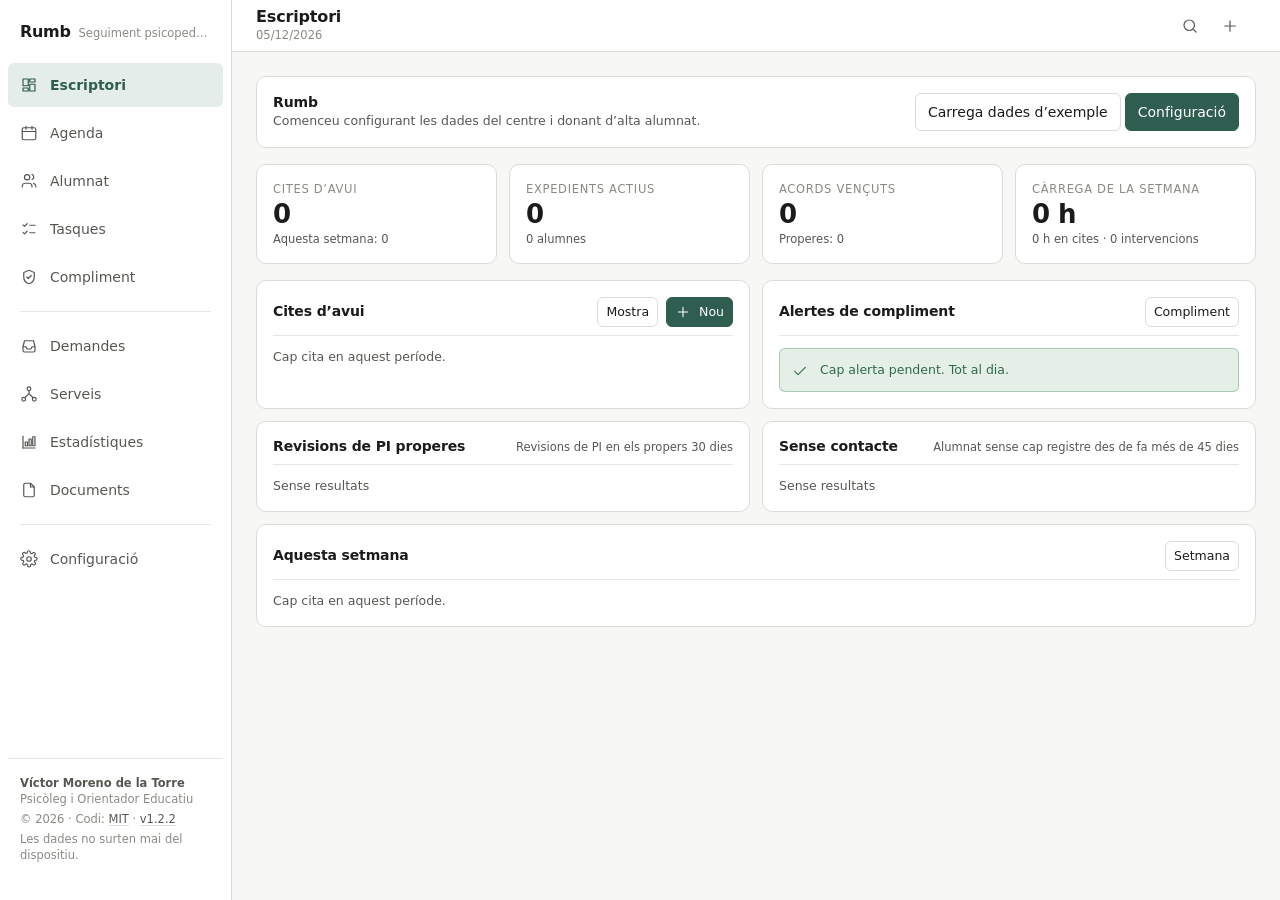
<file: index.html>
<!doctype html>
<html lang="ca" data-theme="auto">
<head>
<meta charset="utf-8">
<meta name="viewport" content="width=device-width, initial-scale=1, viewport-fit=cover">
<meta name="description" content="Rumb — eina de seguiment psicopedagògic i d'orientació educativa. Les dades no surten mai del dispositiu.">
<meta name="color-scheme" content="light dark">
<meta name="theme-color" content="#f7f7f5" media="(prefers-color-scheme: light)">
<meta name="theme-color" content="#131315" media="(prefers-color-scheme: dark)">
<meta name="apple-mobile-web-app-capable" content="yes">
<meta name="apple-mobile-web-app-title" content="Rumb">
<title>Rumb</title>
<link rel="manifest" href="manifest.webmanifest">
<link rel="icon" href="assets/icon.svg" type="image/svg+xml">
<link rel="apple-touch-icon" href="assets/icon-192.png">
<link rel="stylesheet" href="css/base.css">
<link rel="stylesheet" href="css/layout.css">
<link rel="stylesheet" href="css/components.css">
<link rel="stylesheet" href="css/print.css" media="print">
</head>
<body>
<a class="skip-link" href="#main">Salta al contingut principal</a>

<div id="boot" class="boot">
  <div class="boot__inner">
    <p class="boot__mark">Rumb</p>
    <p class="boot__msg" id="boot-msg">Carregant…</p>
    <noscript><p class="boot__msg">Aquesta aplicació necessita JavaScript activat.</p></noscript>
  </div>
</div>

<div id="app" class="app" hidden>
  <header class="topbar" role="banner">
    <button class="iconbtn topbar__menu" data-act="nav:toggle" aria-label="Menú" aria-expanded="false" aria-controls="sidenav">
      <svg viewBox="0 0 24 24" aria-hidden="true"><path d="M3 6h18M3 12h18M3 18h18"/></svg>
    </button>
    <div class="topbar__title">
      <h1 id="view-title">Escriptori</h1>
      <p class="topbar__sub" id="view-sub"></p>
    </div>
    <div class="topbar__actions">
      <button class="iconbtn" data-act="search:open" aria-label="Cerca ràpida" title="Cerca ràpida (Ctrl+K)">
        <svg viewBox="0 0 24 24" aria-hidden="true"><circle cx="11" cy="11" r="7"/><path d="M20 20l-3.5-3.5"/></svg>
      </button>
      <button class="iconbtn" data-act="quick:new" aria-label="Nou" title="Nou (Ctrl+M)">
        <svg viewBox="0 0 24 24" aria-hidden="true"><path d="M12 5v14M5 12h14"/></svg>
      </button>
      <span class="savestate" id="savestate" role="status" aria-live="polite"></span>
    </div>
  </header>

  <nav class="sidenav" id="sidenav" aria-label="Navegació principal"></nav>
  <div class="scrim" data-act="nav:close" hidden></div>

  <main class="main" id="main" tabindex="-1">
    <div id="view" class="view"></div>
  </main>

  <nav class="tabbar" id="tabbar" aria-label="Navegació"></nav>
</div>

<div id="modal-root"></div>
<div id="toast-root" class="toasts" role="status" aria-live="polite"></div>
<div id="print-root" class="printarea" aria-hidden="true"></div>

<script type="module" src="js/main.js"></script>
<script nomodule>document.getElementById('boot-msg').textContent='El navegador no admet mòduls JavaScript. Actualitzeu-lo.';</script>
</body>
</html>
</file>
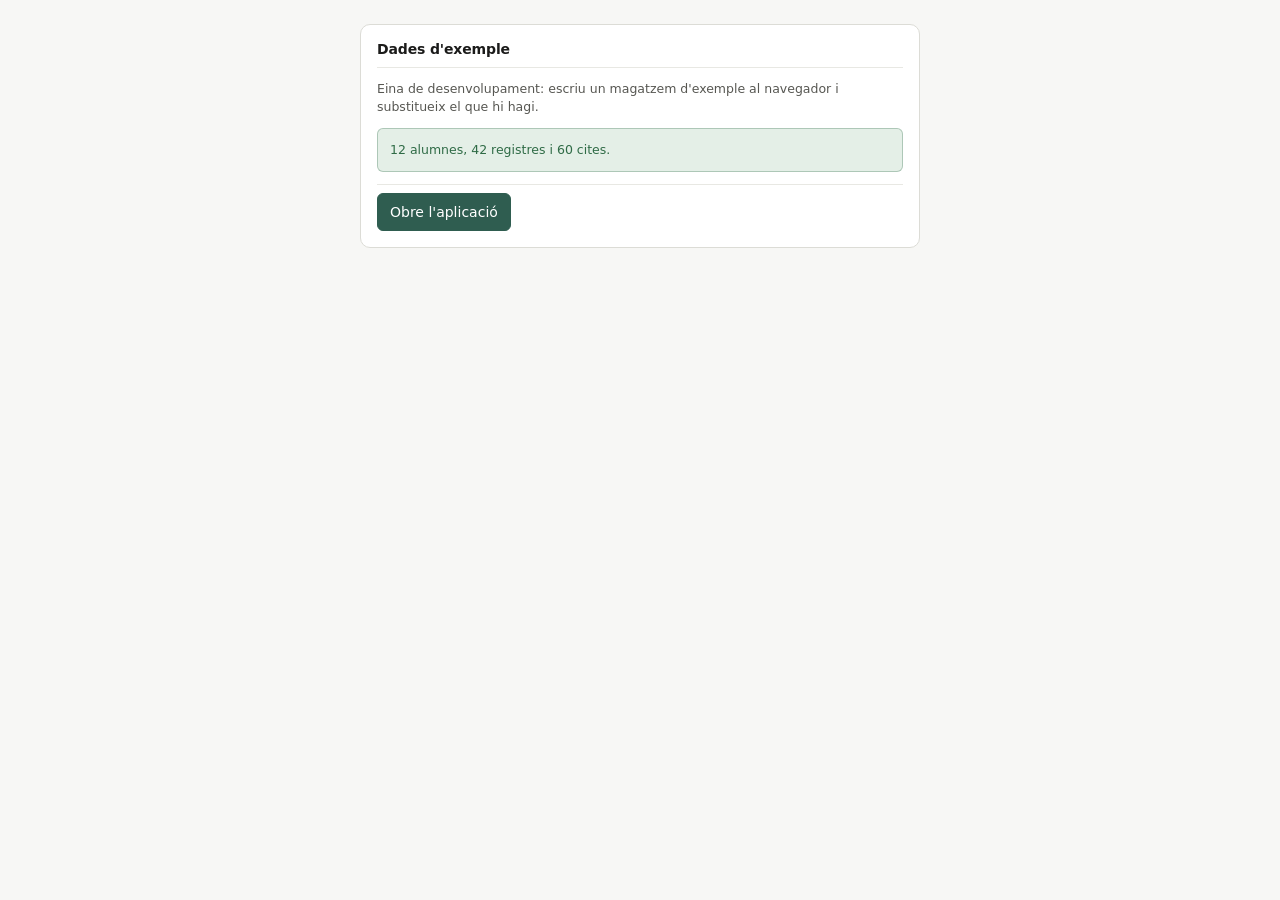
<file: tools/seed.html>
<!doctype html>
<html lang="ca" data-theme="auto">
<head>
<meta charset="utf-8">
<meta name="viewport" content="width=device-width, initial-scale=1">
<meta name="color-scheme" content="light dark">
<title>Rumb — carrega dades d'exemple</title>
<link rel="stylesheet" href="../css/base.css">
<link rel="stylesheet" href="../css/components.css">
<style>
  body { padding: var(--s6) var(--s4); }
  main { max-width: 560px; margin: 0 auto; display: flex; flex-direction: column; gap: var(--s4); }
</style>
</head>
<body>
<main>
  <div class="card">
    <div class="card__head"><h3>Dades d'exemple</h3></div>
    <p class="muted small">Eina de desenvolupament: escriu un magatzem d'exemple al navegador i substitueix el que hi hagi.</p>
    <p id="msg" class="notice" style="margin-top:12px">Preparant…</p>
    <div class="card__foot">
      <a class="btn btn--primary" href="../index.html">Obre l'aplicació</a>
    </div>
  </div>
</main>

<script type="module">
// Escriu un magatzem d'exemple a localStorage i obre l'aplicació.
// Eina de desenvolupament: no forma part de l'aplicació.
const msg = document.getElementById('msg');
try {
  const store = await import('../js/core/store.js');
  const schema = await import('../js/domain/schema.js');
  const demo = await import('../js/domain/demo.js');

  store.setState(schema.defaultState(), { save: false });
  demo.loadDemoData();
  const state = store.getState();
  state.settings.centre.name = 'Institut Escola Exemple';
  state.settings.centre.code = '08099999';
  state.settings.centre.address = 'Carrer de la Mostra, 1 — 08000 Vila';
  state.settings.centre.professional = 'Orientació educativa';
  localStorage.setItem(schema.STORAGE_KEY, JSON.stringify(state));

  msg.className = 'notice notice--ok';
  msg.textContent = `${state.students.length} alumnes, ${state.records.length} registres i ${state.appointments.length} cites.`;
  if (new URLSearchParams(location.search).get('go') === '1') location.replace('../index.html');
} catch (error) {
  msg.className = 'notice notice--danger';
  msg.textContent = `No s'han pogut generar les dades: ${error.message}`;
}
</script>
</body>
</html>
</file>
<file: css/base.css>
/* ==========================================================================
   base.css — variables de disseny, reinici i tipografia
   Paleta neutra, un únic color d'accent, escala d'espaiat de 4 px.
   ========================================================================== */

:root {
  color-scheme: light;

  /* Escala d'espaiat (4 px) */
  --s1: 4px;  --s2: 8px;  --s3: 12px; --s4: 16px;
  --s5: 20px; --s6: 24px; --s7: 32px; --s8: 40px; --s9: 56px;

  /* Radis i traços */
  --r1: 4px; --r2: 6px; --r3: 10px;
  --bw: 1px;

  /* Tipografia de sistema */
  --font: system-ui, -apple-system, "Segoe UI", Roboto, "Helvetica Neue", Arial, sans-serif;
  --mono: ui-monospace, SFMono-Regular, "SF Mono", Menlo, Consolas, monospace;
  --fs-xs: 11.5px; --fs-sm: 12.5px; --fs-md: 14px; --fs-lg: 16px;
  --fs-xl: 20px;  --fs-2xl: 26px;  --fs-3xl: 32px;

  /* Superfícies i text */
  --bg:        #f7f7f5;
  --surface:   #ffffff;
  --surface-2: #f1f1ee;
  --surface-3: #e9e9e5;
  --line:      #dcdcd6;
  --line-soft: #e8e8e3;
  --text:      #1b1b1a;
  --text-2:    #575752;
  --text-3:    #8a8a83;

  /* Accent únic */
  --accent:      #2f5d50;
  --accent-weak: #e4ede9;
  --accent-text: #ffffff;

  /* Colors semàntics d'estat (només per a estats) */
  --ok:      #2f6b46;  --ok-bg:      #e4efe7;
  --warn:    #8a6206;  --warn-bg:    #f6eed8;
  --danger:  #9a3730;  --danger-bg:  #f6e3e1;
  --info:    #2c5578;  --info-bg:    #e2eaf2;
  --muted-bg: var(--surface-2);

  --focus: #2f5d50;
  --shadow-1: 0 1px 2px rgba(20, 20, 18, .06);
  --shadow-2: 0 8px 24px rgba(20, 20, 18, .12);

  --nav-w: 232px;
  --topbar-h: 52px;
  --tabbar-h: 56px;
  --dur: 120ms;
}

@media (prefers-color-scheme: dark) {
  :root:not([data-theme="light"]) {
    color-scheme: dark;
    --bg:        #131315;
    --surface:   #1b1b1e;
    --surface-2: #232327;
    --surface-3: #2c2c31;
    --line:      #35353b;
    --line-soft: #2a2a2f;
    --text:      #ececeb;
    --text-2:    #a9a9a5;
    --text-3:    #7b7b78;
    --accent:      #7fb3a0;
    --accent-weak: #223029;
    --accent-text: #10201a;
    --ok:      #86c39b; --ok-bg:     #1e2e24;
    --warn:    #d6b45e; --warn-bg:   #302a17;
    --danger:  #e0918a; --danger-bg: #331f1d;
    --info:    #93b6d6; --info-bg:   #1c2733;
    --focus: #7fb3a0;
    --shadow-1: 0 1px 2px rgba(0, 0, 0, .4);
    --shadow-2: 0 8px 24px rgba(0, 0, 0, .5);
  }
}

:root[data-theme="dark"] {
  color-scheme: dark;
  --bg:        #131315;
  --surface:   #1b1b1e;
  --surface-2: #232327;
  --surface-3: #2c2c31;
  --line:      #35353b;
  --line-soft: #2a2a2f;
  --text:      #ececeb;
  --text-2:    #a9a9a5;
  --text-3:    #7b7b78;
  --accent:      #7fb3a0;
  --accent-weak: #223029;
  --accent-text: #10201a;
  --ok:      #86c39b; --ok-bg:     #1e2e24;
  --warn:    #d6b45e; --warn-bg:   #302a17;
  --danger:  #e0918a; --danger-bg: #331f1d;
  --info:    #93b6d6; --info-bg:   #1c2733;
  --focus: #7fb3a0;
  --shadow-1: 0 1px 2px rgba(0, 0, 0, .4);
  --shadow-2: 0 8px 24px rgba(0, 0, 0, .5);
}

*, *::before, *::after { box-sizing: border-box; }

html, body { height: 100%; }

body {
  margin: 0;
  background: var(--bg);
  color: var(--text);
  font-family: var(--font);
  font-size: var(--fs-md);
  line-height: 1.45;
  -webkit-text-size-adjust: 100%;
  -webkit-font-smoothing: antialiased;
}

h1, h2, h3, h4 { margin: 0; font-weight: 600; line-height: 1.25; letter-spacing: -0.01em; }
h1 { font-size: var(--fs-lg); }
h2 { font-size: var(--fs-lg); }
h3 { font-size: var(--fs-md); }
h4 { font-size: var(--fs-sm); color: var(--text-2); text-transform: uppercase; letter-spacing: .06em; font-weight: 600; }
p { margin: 0 0 var(--s2); }
p:last-child { margin-bottom: 0; }
ul, ol { margin: 0 0 var(--s2); padding-left: var(--s5); }

a { color: var(--accent); text-decoration: underline; text-underline-offset: 2px; }
a:hover { text-decoration-thickness: 2px; }

small, .small { font-size: var(--fs-sm); }
.tiny { font-size: var(--fs-xs); }
.muted { color: var(--text-2); }
.muted-2 { color: var(--text-3); }
.mono { font-family: var(--mono); font-size: var(--fs-sm); }
.nowrap { white-space: nowrap; }
.truncate { overflow: hidden; text-overflow: ellipsis; white-space: nowrap; }
.pre-wrap { white-space: pre-wrap; overflow-wrap: anywhere; }
.center { text-align: center; }
.right { text-align: right; }
.hidden { display: none !important; }

svg { width: 1em; height: 1em; fill: none; stroke: currentColor; stroke-width: 1.6; stroke-linecap: round; stroke-linejoin: round; }

:focus-visible {
  outline: 2px solid var(--focus);
  outline-offset: 2px;
  border-radius: var(--r1);
}

::selection { background: var(--accent-weak); color: var(--text); }

.skip-link {
  position: absolute; left: var(--s2); top: -60px; z-index: 200;
  background: var(--surface); color: var(--text); padding: var(--s2) var(--s3);
  border: var(--bw) solid var(--line); border-radius: var(--r2);
  transition: top var(--dur) ease;
}
.skip-link:focus { top: var(--s2); }

/* Pantalla d'arrencada */
.boot { position: fixed; inset: 0; display: grid; place-items: center; background: var(--bg); z-index: 300; }
.boot__inner { text-align: center; }
.boot__mark { font-weight: 600; letter-spacing: .14em; text-transform: uppercase; font-size: var(--fs-sm); color: var(--text-2); margin-bottom: var(--s2); }
.boot__msg { color: var(--text-3); font-size: var(--fs-sm); }

@media (prefers-reduced-motion: reduce) {
  *, *::before, *::after { animation-duration: .01ms !important; transition-duration: .01ms !important; }
}
</file>
<file: css/layout.css>
/* ==========================================================================
   layout.css — estructura de l'aplicació (barra superior, navegació, contingut)
   Mobile first: navegació inferior en pantalles petites, lateral en escriptori.
   ========================================================================== */

.app { min-height: 100dvh; display: flex; flex-direction: column; }

/* --- Barra superior ------------------------------------------------------ */
.topbar {
  position: sticky; top: 0; z-index: 40;
  display: flex; align-items: center; gap: var(--s2);
  height: var(--topbar-h);
  padding: 0 var(--s3);
  padding-top: env(safe-area-inset-top);
  background: color-mix(in srgb, var(--surface) 88%, transparent);
  backdrop-filter: saturate(1.4) blur(8px);
  border-bottom: var(--bw) solid var(--line);
}
.topbar__title { min-width: 0; flex: 1; }
.topbar__title h1 { font-size: var(--fs-lg); }
.topbar__sub { margin: 0; font-size: var(--fs-xs); color: var(--text-3); }
.topbar__actions { display: flex; align-items: center; gap: var(--s1); }

.savestate {
  font-size: var(--fs-xs); color: var(--text-3); min-width: 0;
  padding-left: var(--s1); white-space: nowrap;
}
.savestate[data-state="saving"] { color: var(--text-2); }
.savestate[data-state="error"] { color: var(--danger); }

/* --- Navegació lateral --------------------------------------------------- */
.sidenav {
  position: fixed; z-index: 60; inset: 0 auto 0 0;
  width: min(84vw, var(--nav-w));
  background: var(--surface);
  border-right: var(--bw) solid var(--line);
  padding: var(--s3) var(--s2) calc(var(--s6) + env(safe-area-inset-bottom));
  overflow-y: auto;
  transform: translateX(-102%);
  transition: transform var(--dur) ease;
  display: flex; flex-direction: column; gap: var(--s1);
}
.sidenav[data-open="true"] { transform: none; }

.sidenav__brand {
  display: flex; align-items: baseline; gap: var(--s2);
  padding: var(--s2) var(--s3) var(--s4);
}
.sidenav__brand b { font-size: var(--fs-lg); letter-spacing: -.02em; }
.sidenav__brand span { font-size: var(--fs-xs); color: var(--text-3); }

.navitem {
  display: flex; align-items: center; gap: var(--s3);
  min-height: 44px; padding: var(--s2) var(--s3);
  border-radius: var(--r2); border: 0; background: none;
  color: var(--text-2); font: inherit; font-size: var(--fs-md);
  text-align: left; text-decoration: none; cursor: pointer; width: 100%;
}
.navitem svg { width: 18px; height: 18px; flex: none; }
.navitem:hover { background: var(--surface-2); color: var(--text); }
.navitem[aria-current="page"] { background: var(--accent-weak); color: var(--accent); font-weight: 600; }
.navitem__badge {
  margin-left: auto; font-size: var(--fs-xs); font-weight: 600;
  background: var(--surface-3); color: var(--text-2);
  border-radius: 999px; padding: 1px var(--s2); min-width: 20px; text-align: center;
}
.navitem[data-alert="true"] .navitem__badge { background: var(--danger-bg); color: var(--danger); }
.navsep { height: var(--bw); background: var(--line-soft); margin: var(--s2) var(--s3); }
.sidenav__foot {
  margin-top: auto; padding: var(--s4) var(--s3) var(--s3);
  font-size: var(--fs-xs); color: var(--text-3);
  border-top: var(--bw) solid var(--line-soft);
  display: flex; flex-direction: column; gap: 3px;
}
.sidenav__foot p { margin: 0; }
.sidenav__author b { display: block; color: var(--text-2); font-weight: 600; }
.sidenav__author span { display: block; }
.sidenav__legal { margin-top: 2px; }
.sidenav__legal a { color: var(--text-2); text-decoration-color: var(--line); text-underline-offset: 2px; }
.sidenav__legal a:hover { color: var(--accent); }

.scrim { position: fixed; inset: 0; z-index: 50; background: rgba(0,0,0,.35); border: 0; }

/* --- Contingut ----------------------------------------------------------- */
.main { flex: 1; min-width: 0; }
.view {
  padding: var(--s4) var(--s3);
  padding-bottom: calc(var(--tabbar-h) + var(--s7) + env(safe-area-inset-bottom));
  max-width: 1180px; margin: 0 auto;
}
.view:focus { outline: none; }

/* --- Navegació inferior (mòbil) ------------------------------------------ */
.tabbar {
  position: fixed; z-index: 45; left: 0; right: 0; bottom: 0;
  display: grid; grid-auto-flow: column; grid-auto-columns: 1fr;
  background: color-mix(in srgb, var(--surface) 94%, transparent);
  backdrop-filter: blur(8px);
  border-top: var(--bw) solid var(--line);
  padding-bottom: env(safe-area-inset-bottom);
}
.tabitem {
  display: flex; flex-direction: column; align-items: center; justify-content: center;
  gap: 2px; min-height: var(--tabbar-h); padding: var(--s1);
  border: 0; background: none; color: var(--text-3);
  font: inherit; font-size: 10.5px; cursor: pointer; position: relative;
}
.tabitem svg { width: 20px; height: 20px; }
.tabitem[aria-current="page"] { color: var(--accent); }
.tabitem[data-alert="true"]::after {
  content: ""; position: absolute; top: 8px; right: calc(50% - 16px);
  width: 6px; height: 6px; border-radius: 50%; background: var(--danger);
}

/* --- Escriptori ---------------------------------------------------------- */
@media (min-width: 900px) {
  .app { display: grid; grid-template-columns: var(--nav-w) 1fr; grid-template-rows: auto 1fr; }
  .topbar { grid-column: 2; padding: 0 var(--s6); }
  .sidenav { position: sticky; grid-row: 1 / 3; grid-column: 1; transform: none; height: 100dvh; top: 0; }
  .main { grid-column: 2; }
  .view { padding: var(--s6); padding-bottom: var(--s9); }
  .tabbar, .topbar__menu, .scrim { display: none !important; }
}

/* --- Graelles ------------------------------------------------------------ */
.grid { display: grid; gap: var(--s3); }
.grid--2 { grid-template-columns: 1fr; }
.grid--3 { grid-template-columns: 1fr; }
.grid--auto { grid-template-columns: repeat(auto-fill, minmax(230px, 1fr)); }
@media (min-width: 700px) {
  .grid--2 { grid-template-columns: repeat(2, minmax(0, 1fr)); }
  .grid--3 { grid-template-columns: repeat(3, minmax(0, 1fr)); }
}
.stack { display: flex; flex-direction: column; gap: var(--s3); }
.stack--sm { gap: var(--s2); }
.row { display: flex; align-items: center; gap: var(--s2); flex-wrap: wrap; }
.row--between { justify-content: space-between; }
.row--tight { gap: var(--s1); }
.spacer { flex: 1 1 auto; }

.page-head { display: flex; align-items: flex-start; gap: var(--s3); flex-wrap: wrap; margin-bottom: var(--s4); }
.page-head h2 { font-size: var(--fs-xl); }
.page-head .row { margin-left: auto; }
</file>
<file: css/components.css>
/* ==========================================================================
   components.css - botons, targetes, formularis, taules, calendari, grafics
   ========================================================================== */

/* --- Botons -------------------------------------------------------------- */
.btn {
  display: inline-flex; align-items: center; justify-content: center; gap: var(--s2);
  min-height: 36px; padding: var(--s2) var(--s3);
  border: var(--bw) solid var(--line); border-radius: var(--r2);
  background: var(--surface); color: var(--text);
  font: inherit; font-size: var(--fs-md); font-weight: 500;
  cursor: pointer; text-decoration: none; white-space: nowrap;
  transition: background var(--dur) ease, border-color var(--dur) ease;
}
.btn:hover { background: var(--surface-2); }
.btn:active { background: var(--surface-3); }
.btn[disabled], .btn[aria-disabled="true"] { opacity: .5; cursor: not-allowed; }
.btn svg { width: 16px; height: 16px; }
.btn--primary { background: var(--accent); border-color: var(--accent); color: var(--accent-text); }
.btn--primary:hover { background: color-mix(in srgb, var(--accent) 88%, black); }
.btn--ghost { border-color: transparent; background: none; color: var(--text-2); }
.btn--ghost:hover { background: var(--surface-2); color: var(--text); }
.btn--danger { color: var(--danger); border-color: color-mix(in srgb, var(--danger) 40%, var(--line)); }
.btn--danger:hover { background: var(--danger-bg); }
.btn--sm { min-height: 30px; padding: var(--s1) var(--s2); font-size: var(--fs-sm); }
.btn--block { width: 100%; }
.btn--tall { min-height: 44px; }

.iconbtn {
  display: inline-grid; place-items: center;
  width: 36px; height: 36px; flex: none;
  border: 0; border-radius: var(--r2); background: none;
  color: var(--text-2); cursor: pointer;
}
.iconbtn:hover { background: var(--surface-2); color: var(--text); }
.iconbtn svg { width: 18px; height: 18px; }
.iconbtn--sm { width: 28px; height: 28px; }
.iconbtn--sm svg { width: 15px; height: 15px; }

.btngroup { display: inline-flex; border: var(--bw) solid var(--line); border-radius: var(--r2); overflow: hidden; background: var(--surface); }
.btngroup .btn { border: 0; border-radius: 0; border-right: var(--bw) solid var(--line); }
.btngroup .btn:last-child { border-right: 0; }
.btngroup .btn[aria-pressed="true"] { background: var(--accent-weak); color: var(--accent); font-weight: 600; }

/* --- Targetes ------------------------------------------------------------ */
.card {
  background: var(--surface);
  border: var(--bw) solid var(--line);
  border-radius: var(--r3);
  padding: var(--s4);
}
.card--pad0 { padding: 0; overflow: hidden; }
.card__head {
  display: flex; align-items: center; gap: var(--s2); flex-wrap: wrap;
  margin-bottom: var(--s3); padding-bottom: var(--s2);
  border-bottom: var(--bw) solid var(--line-soft);
}
.card__head h3 { flex: 1; min-width: 0; }
.card__head--plain { border-bottom: 0; padding-bottom: 0; margin-bottom: var(--s2); }
.card__foot { margin-top: var(--s3); padding-top: var(--s2); border-top: var(--bw) solid var(--line-soft); }

.kpi { display: flex; flex-direction: column; gap: 2px; }
.kpi__label { font-size: var(--fs-xs); color: var(--text-3); text-transform: uppercase; letter-spacing: .06em; }
.kpi__value { font-size: var(--fs-2xl); font-weight: 600; letter-spacing: -.02em; line-height: 1.1; font-variant-numeric: tabular-nums; }
.kpi__hint { font-size: var(--fs-xs); color: var(--text-2); }
.kpi--alert .kpi__value { color: var(--danger); }
.kpi--warn .kpi__value { color: var(--warn); }

/* --- Etiquetes d'estat --------------------------------------------------- */
.chip {
  display: inline-flex; align-items: center; gap: var(--s1);
  padding: 1px var(--s2); border-radius: 999px;
  font-size: var(--fs-xs); font-weight: 600; line-height: 1.6;
  background: var(--muted-bg); color: var(--text-2);
  border: var(--bw) solid transparent; white-space: nowrap;
}
.chip--ok     { background: var(--ok-bg); color: var(--ok); }
.chip--warn   { background: var(--warn-bg); color: var(--warn); }
.chip--danger { background: var(--danger-bg); color: var(--danger); }
.chip--info   { background: var(--info-bg); color: var(--info); }
.chip--accent { background: var(--accent-weak); color: var(--accent); }
.chip--outline { background: none; border-color: var(--line); color: var(--text-2); }
.chip__dot { width: 7px; height: 7px; border-radius: 50%; background: currentColor; flex: none; }

.tag {
  display: inline-flex; align-items: center; gap: var(--s1);
  font-size: var(--fs-xs); color: var(--text-2);
  background: var(--surface-2); border: var(--bw) solid var(--line-soft);
  border-radius: var(--r1); padding: 1px var(--s2);
}

/* --- Filtres ------------------------------------------------------------- */
.filters {
  display: flex; gap: var(--s2); flex-wrap: wrap; align-items: center;
  margin-bottom: var(--s3);
}
.filters .field { margin: 0; }
.filters .select { min-width: 108px; max-width: 190px; }

/* --- Formularis ---------------------------------------------------------- */
.form { display: flex; flex-direction: column; gap: var(--s4); }
.fieldset { border: 0; padding: 0; margin: 0; display: flex; flex-direction: column; gap: var(--s3); }
.fieldset > legend {
  padding: 0 0 var(--s2); font-size: var(--fs-sm); font-weight: 600;
  color: var(--text-2); text-transform: uppercase; letter-spacing: .06em;
}
.fields { display: grid; gap: var(--s3); grid-template-columns: 1fr; }
@media (min-width: 700px) {
  .fields--2 { grid-template-columns: repeat(2, minmax(0, 1fr)); }
  .fields--3 { grid-template-columns: repeat(3, minmax(0, 1fr)); }
  .field--full { grid-column: 1 / -1; }
}

.field { display: flex; flex-direction: column; gap: var(--s1); min-width: 0; }
.field > label, .field__label { font-size: var(--fs-sm); font-weight: 500; color: var(--text-2); }
.field__hint { font-size: var(--fs-xs); color: var(--text-3); }
.field__err { font-size: var(--fs-xs); color: var(--danger); }

.input, .select, .textarea {
  width: 100%; min-height: 40px;
  padding: var(--s2) var(--s3);
  border: var(--bw) solid var(--line); border-radius: var(--r2);
  background: var(--surface); color: var(--text);
  font: inherit; font-size: var(--fs-md);
  transition: border-color var(--dur) ease;
}
.input:hover, .select:hover, .textarea:hover { border-color: var(--text-3); }
.input::placeholder, .textarea::placeholder { color: var(--text-3); }
.textarea { min-height: 96px; resize: vertical; line-height: 1.5; }
.textarea--tall { min-height: 180px; }
.select {
  appearance: none;
  background-image: linear-gradient(45deg, transparent 50%, currentColor 50%), linear-gradient(135deg, currentColor 50%, transparent 50%);
  background-position: calc(100% - 15px) 17px, calc(100% - 10px) 17px;
  background-size: 5px 5px; background-repeat: no-repeat;
  padding-right: var(--s7);
}
.input[aria-invalid="true"], .textarea[aria-invalid="true"], .select[aria-invalid="true"] { border-color: var(--danger); }
.input[data-suggested="true"], .textarea[data-suggested="true"], .select[data-suggested="true"] {
  border-style: dashed; border-color: var(--accent);
  background-color: color-mix(in srgb, var(--accent-weak) 45%, var(--surface));
}
.input--sm { min-height: 32px; padding: var(--s1) var(--s2); font-size: var(--fs-sm); }
.select.input--sm { padding-right: var(--s6); background-position: calc(100% - 13px) 14px, calc(100% - 8px) 14px; }
.field--inline { flex-direction: row; align-items: center; gap: var(--s2); }

.check { display: flex; align-items: flex-start; gap: var(--s2); min-height: 32px; cursor: pointer; }
.check input { width: 18px; height: 18px; margin: 6px 0 0; accent-color: var(--accent); flex: none; }
.check span { font-size: var(--fs-md); }
.switchrow {
  display: flex; align-items: center; gap: var(--s3);
  padding: var(--s2) 0; border-bottom: var(--bw) solid var(--line-soft);
}
.switchrow:last-child { border-bottom: 0; }
.switchrow__txt { flex: 1; min-width: 0; }
.switchrow__txt b { display: block; font-weight: 500; font-size: var(--fs-md); }

.searchbox { position: relative; flex: 1 1 220px; min-width: 160px; }
.searchbox .input { padding-left: var(--s8); }
.searchbox svg { position: absolute; left: var(--s3); top: 50%; transform: translateY(-50%); width: 16px; height: 16px; color: var(--text-3); pointer-events: none; }

/* Autocompletat */
.ac { position: relative; }
.ac__list {
  position: absolute; z-index: 30; left: 0; right: 0; top: calc(100% + 2px);
  background: var(--surface); border: var(--bw) solid var(--line);
  border-radius: var(--r2); box-shadow: var(--shadow-2);
  max-height: 240px; overflow-y: auto; padding: var(--s1); margin: 0; list-style: none;
}
.ac__opt { padding: var(--s2) var(--s3); border-radius: var(--r1); cursor: pointer; font-size: var(--fs-md); }
.ac__opt[aria-selected="true"], .ac__opt:hover { background: var(--surface-2); }
.ac__opt em { font-style: normal; color: var(--text-3); font-size: var(--fs-xs); display: block; }

/* --- Taules / llistes ---------------------------------------------------- */
.tablewrap { overflow-x: auto; -webkit-overflow-scrolling: touch; }
.table { width: 100%; border-collapse: collapse; font-size: var(--fs-md); }
.table th, .table td { padding: var(--s2) var(--s3); text-align: left; vertical-align: top; border-bottom: var(--bw) solid var(--line-soft); }
.table th { font-size: var(--fs-xs); font-weight: 600; color: var(--text-3); text-transform: uppercase; letter-spacing: .05em; white-space: nowrap; }
.table tbody tr:hover { background: var(--surface-2); }
.table tbody tr:last-child td { border-bottom: 0; }
.table td.num, .table th.num { text-align: right; font-variant-numeric: tabular-nums; }
.table--clickable tbody tr { cursor: pointer; }

/* Taula convertida en targetes per sota de 768 px */
@media (max-width: 767px) {
  .table--cards thead { position: absolute; width: 1px; height: 1px; overflow: hidden; clip: rect(0 0 0 0); white-space: nowrap; }
  .table--cards tbody tr {
    display: block; border: var(--bw) solid var(--line); border-radius: var(--r2);
    padding: var(--s2); margin-bottom: var(--s2); background: var(--surface);
  }
  .table--cards td { display: flex; gap: var(--s3); border: 0; padding: var(--s1); }
  .table--cards td::before {
    content: attr(data-th); flex: none; width: 40%; max-width: 130px;
    font-size: var(--fs-xs); color: var(--text-3); text-transform: uppercase; letter-spacing: .05em; padding-top: 2px;
  }
  .table--cards td.num { text-align: left; }
  .table--cards td:empty { display: none; }
}

.list { list-style: none; margin: 0; padding: 0; }
.listitem {
  display: flex; gap: var(--s2) var(--s3); align-items: flex-start; flex-wrap: wrap;
  padding: var(--s3) 0; border-bottom: var(--bw) solid var(--line-soft);
}
.listitem:last-child { border-bottom: 0; }
.listitem__main { flex: 1 1 55%; min-width: 0; }
.listitem__title { font-weight: 500; }
.listitem__meta { font-size: var(--fs-xs); color: var(--text-3); display: flex; gap: var(--s2); flex-wrap: wrap; min-width: 0; }
.listitem > .chip, .listitem > .row { margin-left: auto; }
.listitem--btn { width: 100%; text-align: left; background: none; border: 0; border-bottom: var(--bw) solid var(--line-soft); font: inherit; color: inherit; cursor: pointer; }
.listitem--btn:hover { background: var(--surface-2); }
.listitem__time { font-variant-numeric: tabular-nums; font-size: var(--fs-sm); color: var(--text-2); flex: none; width: 46px; }

.empty { text-align: center; padding: var(--s7) var(--s4); color: var(--text-3); }
.empty h3 { color: var(--text-2); margin-bottom: var(--s1); }

.divider { height: var(--bw); background: var(--line-soft); border: 0; margin: var(--s4) 0; }

/* --- Pestanyes ----------------------------------------------------------- */
.tabs {
  display: flex; gap: var(--s1); overflow-x: auto; scrollbar-width: none;
  border-bottom: var(--bw) solid var(--line); margin-bottom: var(--s4);
}
.tabs::-webkit-scrollbar { display: none; }
.tab {
  border: 0; background: none; font: inherit; font-size: var(--fs-md);
  color: var(--text-2); padding: var(--s2) var(--s3); min-height: 40px;
  cursor: pointer; white-space: nowrap; border-bottom: 2px solid transparent; margin-bottom: -1px;
}
.tab[aria-selected="true"] { color: var(--text); border-bottom-color: var(--accent); font-weight: 600; }
.tab:hover { color: var(--text); }

/* --- Modal --------------------------------------------------------------- */
.modal { position: fixed; inset: 0; z-index: 100; display: flex; align-items: flex-end; justify-content: center; }
.modal__scrim { position: absolute; inset: 0; background: rgba(0,0,0,.4); border: 0; }
.modal__box {
  position: relative; z-index: 1;
  width: 100%; max-width: 720px; max-height: 92dvh;
  display: flex; flex-direction: column;
  background: var(--surface); border: var(--bw) solid var(--line);
  border-radius: var(--r3) var(--r3) 0 0; box-shadow: var(--shadow-2);
}
.modal--wide .modal__box { max-width: 1000px; }
.modal--narrow .modal__box { max-width: 460px; }
.modal__head {
  display: flex; align-items: center; gap: var(--s2);
  padding: var(--s3) var(--s4); border-bottom: var(--bw) solid var(--line);
}
.modal__head h2 { flex: 1; min-width: 0; font-size: var(--fs-lg); }
.modal__body { padding: var(--s4); overflow-y: auto; flex: 1; }
.modal__foot {
  display: flex; gap: var(--s2); justify-content: flex-end; flex-wrap: wrap;
  padding: var(--s3) var(--s4); padding-bottom: calc(var(--s3) + env(safe-area-inset-bottom));
  border-top: var(--bw) solid var(--line); background: var(--surface-2);
  border-radius: 0 0 var(--r3) var(--r3);
}
.modal__foot .spacer { flex: 1; }
@media (min-width: 700px) {
  .modal { align-items: center; padding: var(--s4); }
  .modal__box { border-radius: var(--r3); max-height: 88dvh; }
}

/* --- Avisos -------------------------------------------------------------- */
.notice {
  display: flex; gap: var(--s3); align-items: flex-start;
  padding: var(--s3); border-radius: var(--r2);
  border: var(--bw) solid var(--line); background: var(--surface-2);
  font-size: var(--fs-sm);
}
.notice svg { width: 16px; height: 16px; flex: none; margin-top: 2px; }
.notice--warn { background: var(--warn-bg); border-color: color-mix(in srgb, var(--warn) 30%, transparent); color: var(--warn); }
.notice--danger { background: var(--danger-bg); border-color: color-mix(in srgb, var(--danger) 30%, transparent); color: var(--danger); }
.notice--info { background: var(--info-bg); border-color: color-mix(in srgb, var(--info) 30%, transparent); color: var(--info); }
.notice--ok { background: var(--ok-bg); border-color: color-mix(in srgb, var(--ok) 30%, transparent); color: var(--ok); }

.toasts { position: fixed; z-index: 200; left: 50%; transform: translateX(-50%); bottom: calc(var(--tabbar-h) + var(--s3) + env(safe-area-inset-bottom)); display: flex; flex-direction: column; gap: var(--s2); width: min(94vw, 420px); }
@media (min-width: 900px) { .toasts { bottom: var(--s4); left: auto; right: var(--s4); transform: none; } }
.toast {
  background: var(--text); color: var(--bg);
  padding: var(--s3); border-radius: var(--r2); box-shadow: var(--shadow-2);
  font-size: var(--fs-sm); display: flex; gap: var(--s3); align-items: center;
}
.toast button { background: none; border: 0; color: inherit; font: inherit; font-weight: 600; text-decoration: underline; cursor: pointer; margin-left: auto; }
.toast--danger { background: var(--danger); color: #fff; }

/* --- Calendari ----------------------------------------------------------- */
.cal { border: var(--bw) solid var(--line); border-radius: var(--r3); background: var(--surface); overflow: hidden; }
.cal__bar { display: flex; align-items: center; gap: var(--s2); padding: var(--s2) var(--s3); border-bottom: var(--bw) solid var(--line); flex-wrap: wrap; }
.cal__label { font-weight: 600; font-size: var(--fs-md); min-width: 130px; text-transform: capitalize; }

.calmonth { display: grid; grid-template-columns: repeat(7, minmax(0, 1fr)); }
.calmonth__dow { padding: var(--s1) var(--s2); font-size: var(--fs-xs); color: var(--text-3); text-transform: uppercase; letter-spacing: .05em; text-align: center; border-bottom: var(--bw) solid var(--line); }
.calday {
  min-height: 62px; padding: var(--s1); border-right: var(--bw) solid var(--line-soft); border-bottom: var(--bw) solid var(--line-soft);
  background: none; font: inherit; color: inherit; text-align: left; cursor: pointer; display: flex; flex-direction: column; gap: 2px; overflow: hidden;
}
.calday:nth-child(7n) { border-right: 0; }
.calday:hover { background: var(--surface-2); }
.calday[data-out="true"] { background: var(--surface-2); color: var(--text-3); }
.calday[data-today="true"] .calday__n { background: var(--accent); color: var(--accent-text); border-radius: 999px; }
.calday[data-sel="true"] { outline: 2px solid var(--accent); outline-offset: -2px; }
.calday__n { font-size: var(--fs-sm); font-variant-numeric: tabular-nums; width: 22px; height: 20px; display: grid; place-items: center; }
.calday__ev { font-size: 10.5px; line-height: 1.3; padding: 1px 3px; border-radius: 3px; overflow: hidden; text-overflow: ellipsis; white-space: nowrap; border-left: 3px solid var(--accent); background: var(--surface-2); }
.calday__dots { display: flex; gap: 2px; flex-wrap: wrap; }
.calday__dot { width: 6px; height: 6px; border-radius: 50%; background: var(--accent); }
.calday__more { font-size: 10px; color: var(--text-3); }
@media (min-width: 700px) { .calday { min-height: 96px; } }

.calgrid { display: grid; grid-template-columns: 48px repeat(var(--cols, 7), minmax(0, 1fr)); position: relative; }
.calgrid__wrap { overflow: auto; max-height: 70dvh; }
.calgrid__head { display: grid; grid-template-columns: 48px repeat(var(--cols, 7), minmax(0, 1fr)); position: sticky; top: 0; z-index: 3; background: var(--surface); border-bottom: var(--bw) solid var(--line); }
.calgrid__dayhead { padding: var(--s1); text-align: center; font-size: var(--fs-xs); color: var(--text-2); border-left: var(--bw) solid var(--line-soft); }
.calgrid__dayhead b { display: block; font-size: var(--fs-md); }
.calgrid__dayhead[data-today="true"] b { color: var(--accent); }
.calcol { position: relative; border-left: var(--bw) solid var(--line-soft); }
.calhour { height: 44px; border-bottom: var(--bw) solid var(--line-soft); }
.caltime { height: 44px; font-size: var(--fs-xs); color: var(--text-3); text-align: right; padding: 2px var(--s1) 0 0; font-variant-numeric: tabular-nums; }
.calavail { position: absolute; left: 0; right: 0; background: var(--accent-weak); opacity: .55; pointer-events: none; }
.calnow { position: absolute; left: 0; right: 0; height: 0; border-top: 2px solid var(--danger); z-index: 4; pointer-events: none; }
.calnow::before { content: ""; position: absolute; left: -3px; top: -4px; width: 7px; height: 7px; border-radius: 50%; background: var(--danger); }
.calev {
  position: absolute; z-index: 2; overflow: hidden;
  border-radius: var(--r1); border: var(--bw) solid var(--line);
  border-left: 3px solid var(--accent); background: var(--surface);
  padding: 2px var(--s1); font-size: 11px; line-height: 1.25; cursor: pointer; text-align: left;
  box-shadow: var(--shadow-1);
}
.calev b { font-weight: 600; display: block; }
.calev[data-state="anullada"], .calev[data-state="noPresentada"] { opacity: .6; text-decoration: line-through; }

/* --- Cites fetes --------------------------------------------------------- */
/* Fons verd tenue amb els mateixos testimonis d'estat que la resta de la
   interficie, de manera que funciona tant en tema clar com en fosc.        */
.calev[data-state="feta"] { background: var(--ok-bg); }
.calday__ev[data-state="feta"] { background: var(--ok-bg); color: var(--ok); }
.listitem[data-state="feta"] {
  background: var(--ok-bg);
  box-shadow: inset 3px 0 0 var(--ok);
  border-radius: var(--r2);
  padding-left: var(--s2); padding-right: var(--s2);
}
.table tbody tr[data-state="feta"] { background: var(--ok-bg); }
.table tbody tr[data-state="feta"]:hover { background: color-mix(in srgb, var(--ok-bg) 70%, var(--surface-2)); }
.calslot { position: absolute; inset: 0; z-index: 1; background: none; border: 0; cursor: cell; padding: 0; }

/* --- Grafics SVG --------------------------------------------------------- */
/* Mida intrinseca: el dibuix s'encongeix si no hi cap, pero mai s'amplia.
   Escalant-lo cap amunt, les xifres dels eixos sortien desproporcionades.
   L'amplada la posa cada grafic com a estil en linia, en pixels: ha de
   guanyar la regla global "svg { width: 1em }" de base.css (pensada per a
   les icones) i no pot ser "auto", perque en un svg arrel auto equival a
   100% i el dibuix es tornaria a estirar.                                   */
svg.chart { max-width: 100%; display: block; overflow: visible; }
/* Dins del seu contenidor, el grafic conserva la mida real i es desplaça
   lateralment si no hi cap, com les taules amples: encongir-lo deixaria les
   etiquetes dels mesos il'legibles en pantalles estretes.                   */
.chartscroll { overflow-x: auto; -webkit-overflow-scrolling: touch; }
.chartscroll > svg.chart { max-width: none; }
.chart text {
  font-family: var(--font); font-size: 11px; fill: var(--text-3);
  font-variant-numeric: tabular-nums;
}
.chart .chart__tick { fill: var(--text-3); }
.chart .chart__val { fill: var(--text-2); font-size: 10.5px; font-weight: 500; }
.chart .chart__bar { fill: var(--accent); }
.chart .chart__axis { stroke: var(--line); stroke-width: 1; }
.chart .chart__grid { stroke: var(--line-soft); stroke-width: 1; }
.chart .chart__line { fill: none; stroke: var(--accent); stroke-width: 2; }
.chart .chart__dot { fill: var(--accent); stroke: var(--surface); stroke-width: 1.5; }
.chart .chart__area { fill: var(--accent); opacity: .10; stroke: none; }
.chartbox details { margin-top: var(--s2); }
.chartbox summary { font-size: var(--fs-xs); color: var(--text-3); cursor: pointer; }

.bars { display: flex; flex-direction: column; gap: var(--s2); }
.bars__row { display: grid; grid-template-columns: minmax(90px, 34%) 1fr auto; gap: var(--s2); align-items: center; font-size: var(--fs-sm); }
.bars__track { display: block; background: var(--surface-2); border-radius: 999px; height: 8px; overflow: hidden; }
.bars__fill { display: block; background: var(--accent); height: 100%; border-radius: 999px; min-width: 2px; }
.bars__n { font-variant-numeric: tabular-nums; color: var(--text-2); min-width: 30px; text-align: right; }

/* --- Cronologia ---------------------------------------------------------- */
.timeline { list-style: none; margin: 0; padding: 0 0 0 var(--s5); position: relative; }
.timeline::before { content: ""; position: absolute; left: 5px; top: 6px; bottom: 6px; width: 1px; background: var(--line); }
.tlitem { position: relative; padding: 0 0 var(--s4); }
.tlitem::before {
  content: ""; position: absolute; left: calc(var(--s5) * -1 + 1px); top: 6px;
  width: 9px; height: 9px; border-radius: 50%; background: var(--surface);
  border: 2px solid var(--accent);
}
.tlitem[data-status="pendent"]::before { border-color: var(--warn); }
.tlitem[data-status="buit"]::before { border-color: var(--danger); background: var(--danger-bg); }
.tlitem[data-status="fet"]::before { background: var(--accent); }
.tlitem__date { display: block; font-size: var(--fs-xs); color: var(--text-3); font-variant-numeric: tabular-nums; }
.tlitem__title { display: block; font-weight: 500; }

/* --- Diversos ------------------------------------------------------------ */
.deflist { display: grid; grid-template-columns: 1fr; gap: var(--s2) var(--s4); margin: 0; }
@media (min-width: 560px) { .deflist { grid-template-columns: repeat(auto-fit, minmax(180px, 1fr)); } }
.deflist > div { min-width: 0; }
.deflist dt { font-size: var(--fs-xs); color: var(--text-3); text-transform: uppercase; letter-spacing: .05em; }
.deflist dd { margin: 0; font-size: var(--fs-md); overflow-wrap: anywhere; }

.snippetbar { display: flex; gap: var(--s1); flex-wrap: wrap; margin-top: var(--s1); }
.snippetbar .btn { font-size: var(--fs-xs); min-height: 26px; padding: 2px var(--s2); }

.progress { height: 6px; background: var(--surface-2); border-radius: 999px; overflow: hidden; }
.progress__fill { height: 100%; background: var(--accent); }

.sr-only { position: absolute; width: 1px; height: 1px; padding: 0; margin: -1px; overflow: hidden; clip: rect(0 0 0 0); white-space: nowrap; border: 0; }

.printarea { display: none; }

/* --- Previsualitzacio de documents en pantalla ---------------------------- */
/* Els estils definitius viuen a print.css; aqui nomes es fa llegible la
   previsualitzacio dins de la vista de documents. */
#doc-preview .doc__cover { padding-bottom: var(--s4); border-bottom: var(--bw) solid var(--line); margin-bottom: var(--s4); }
#doc-preview .doc__kicker { font-size: var(--fs-xs); letter-spacing: .14em; text-transform: uppercase; color: var(--text-3); }
#doc-preview h1 { font-size: var(--fs-2xl); margin: var(--s2) 0; }
#doc-preview h2 { font-size: var(--fs-lg); margin: var(--s5) 0 var(--s2); padding-bottom: var(--s1); border-bottom: var(--bw) solid var(--line-soft); }
#doc-preview .doc__meta { font-size: var(--fs-sm); color: var(--text-2); }
#doc-preview table { width: 100%; border-collapse: collapse; font-size: var(--fs-sm); margin: var(--s2) 0 var(--s4); }
#doc-preview th, #doc-preview td { border: var(--bw) solid var(--line-soft); padding: var(--s1) var(--s2); text-align: left; vertical-align: top; }
#doc-preview th { background: var(--surface-2); font-weight: 600; }
#doc-preview .doc__dl { display: grid; grid-template-columns: minmax(120px, 32%) 1fr; gap: 2px var(--s4); font-size: var(--fs-sm); margin-bottom: var(--s3); }
#doc-preview .doc__dl dt { color: var(--text-3); }
#doc-preview .doc__dl dd { margin: 0; }
#doc-preview .doc__note { border-left: 2px solid var(--line); padding-left: var(--s3); color: var(--text-2); font-size: var(--fs-sm); }
#doc-preview .doc__foot { margin-top: var(--s5); padding-top: var(--s2); border-top: var(--bw) solid var(--line-soft); font-size: var(--fs-xs); color: var(--text-3); }
#doc-preview .doc__toc { font-size: var(--fs-sm); }
#doc-preview { max-height: 60vh; overflow: auto; }

/* --- Camps de verificació dins d'una graella ------------------------------ */
/* Sense etiqueta pròpia a sobre, una casella quedava enfilada a dalt i
   trencava l'alineació de la fila; així s'assenta com un control més.        */
.fields .field--check { justify-content: flex-end; }
.field--check .check { align-items: center; min-height: 40px; }
.field--check .check input { margin: 0; }

/* --- Files repetibles (mesures, diagnòstics, acords) ---------------------- */
.repeats { display: flex; flex-direction: column; gap: var(--s2); }
.repeat {
  position: relative;
  padding: var(--s3);
  padding-right: calc(var(--s6) + var(--s3));
  border: var(--bw) solid var(--line-soft); border-radius: var(--r2);
  background: var(--surface-2);
}
.repeat__del { position: absolute; top: var(--s2); right: var(--s2); }
.repeat__del:hover { background: var(--danger-bg); color: var(--danger); }

/* --- Configuració: menú de seccions -------------------------------------- */
.settings { display: grid; grid-template-columns: 1fr; gap: var(--s4); align-items: start; }
.settings__panel { min-width: 0; }

.sectionnav {
  display: flex; gap: var(--s1); overflow-x: auto; overscroll-behavior-x: contain;
  scrollbar-width: thin; border-bottom: var(--bw) solid var(--line);
}
.sectionnav::-webkit-scrollbar { height: 6px; }
.sectionnav::-webkit-scrollbar-thumb { background: var(--line); border-radius: 999px; }
.sectionnav__item {
  border: 0; background: none; font: inherit; font-size: var(--fs-md);
  color: var(--text-2); padding: var(--s2) var(--s3); min-height: 40px;
  cursor: pointer; white-space: nowrap; text-align: left;
  border-bottom: 2px solid transparent; margin-bottom: -1px; border-radius: var(--r2) var(--r2) 0 0;
}
.sectionnav__item:hover { color: var(--text); background: var(--surface-2); }
.sectionnav__item[aria-selected="true"] { color: var(--text); border-bottom-color: var(--accent); font-weight: 600; }

@media (min-width: 900px) {
  .settings { grid-template-columns: 208px minmax(0, 1fr); gap: var(--s6); }
  .sectionnav {
    flex-direction: column; gap: 2px; overflow-x: visible; overflow-y: auto;
    border-bottom: 0; border-right: var(--bw) solid var(--line);
    padding-right: var(--s3); position: sticky; top: calc(var(--topbar-h) + var(--s4));
    max-height: calc(100dvh - var(--topbar-h) - var(--s7));
  }
  .sectionnav__item {
    border-bottom: 0; margin-bottom: 0; border-radius: var(--r2);
    border-left: 2px solid transparent; padding-left: var(--s3);
  }
  .sectionnav__item[aria-selected="true"] {
    background: var(--accent-weak); color: var(--accent);
    border-bottom-color: transparent; border-left-color: var(--accent);
  }
}

/* Cel·les d'accions dins d'una taula convertida en targeta */
@media (max-width: 767px) {
  .table--cards td.right { justify-content: flex-end; }
  .table--cards td.right::before { content: none; }
}
</file>
<file: css/print.css>
/* ==========================================================================
   print.css - sortida imprimible neta, sense elements d'interficie
   S'activa nomes en imprimir. El contingut generat viu a #print-root.
   ========================================================================== */

@page { size: A4; margin: 16mm 14mm 18mm; }

@media print {
  :root {
    --bg: #fff; --surface: #fff; --surface-2: #fff; --surface-3: #fff;
    --text: #000; --text-2: #333; --text-3: #555;
    --line: #999; --line-soft: #ccc; --accent: #000; --accent-weak: #eee;
  }

  html, body { background: #fff !important; color: #000 !important; }

  .topbar, .sidenav, .tabbar, .scrim, .toasts, .skip-link, .boot,
  .modal, #modal-root, .app { display: none !important; }

  .printarea { display: block !important; }

  .doc { font-size: 10.5pt; line-height: 1.4; color: #000; }
  .doc h1 { font-size: 17pt; margin: 0 0 4pt; }
  .doc h2 { font-size: 13pt; margin: 14pt 0 4pt; padding-bottom: 2pt; border-bottom: .5pt solid #999; }
  .doc h3 { font-size: 11pt; margin: 9pt 0 3pt; }
  .doc p, .doc li { orphans: 3; widows: 3; }

  .doc__cover { text-align: left; padding-bottom: 10mm; border-bottom: 1pt solid #000; margin-bottom: 8mm; }
  .doc__cover .doc__kicker { font-size: 9pt; letter-spacing: .14em; text-transform: uppercase; color: #444; }
  .doc__cover h1 { font-size: 24pt; margin: 6pt 0 10pt; }
  .doc__meta { font-size: 9.5pt; color: #333; }
  .doc__meta div { margin-bottom: 2pt; }

  .doc__section { break-inside: auto; }
  .doc__pagebreak { break-before: page; }
  .doc__avoid { break-inside: avoid; }

  .doc table { width: 100%; border-collapse: collapse; font-size: 9.5pt; margin: 4pt 0 8pt; }
  .doc th, .doc td { border: .5pt solid #999; padding: 3pt 4pt; text-align: left; vertical-align: top; }
  .doc th { background: #eee; font-weight: 600; }
  .doc thead { display: table-header-group; }
  .doc tr { break-inside: avoid; }

  .doc__dl { display: grid; grid-template-columns: 42mm 1fr; gap: 1pt 4mm; font-size: 10pt; margin: 0 0 6pt; }
  .doc__dl dt { color: #444; }
  .doc__dl dd { margin: 0; }

  .doc__note { border-left: 2pt solid #999; padding-left: 4mm; font-size: 9.5pt; color: #333; margin: 4pt 0; }
  .doc__foot { margin-top: 10mm; padding-top: 3mm; border-top: .5pt solid #999; font-size: 8.5pt; color: #444; }
  .doc__toc { font-size: 10.5pt; }
  .doc__toc li { margin-bottom: 2pt; }

  .doc .chart { max-width: 150mm; }
  .doc .chart text { fill: #333; }
  .doc .chart .chart__bar, .doc .chart .chart__dot { fill: #444; }
  .doc .chart .chart__line { stroke: #444; }
  .doc .chart .chart__area { fill: #888; opacity: .18; }
  .doc .chart .chart__axis { stroke: #666; }
  .doc .chart .chart__grid { stroke: #ccc; }

  .doc .chip, .doc .tag { border: .5pt solid #999 !important; background: none !important; color: #000 !important; padding: 0 2pt; }
  a { color: #000; text-decoration: none; }
}
</file>
